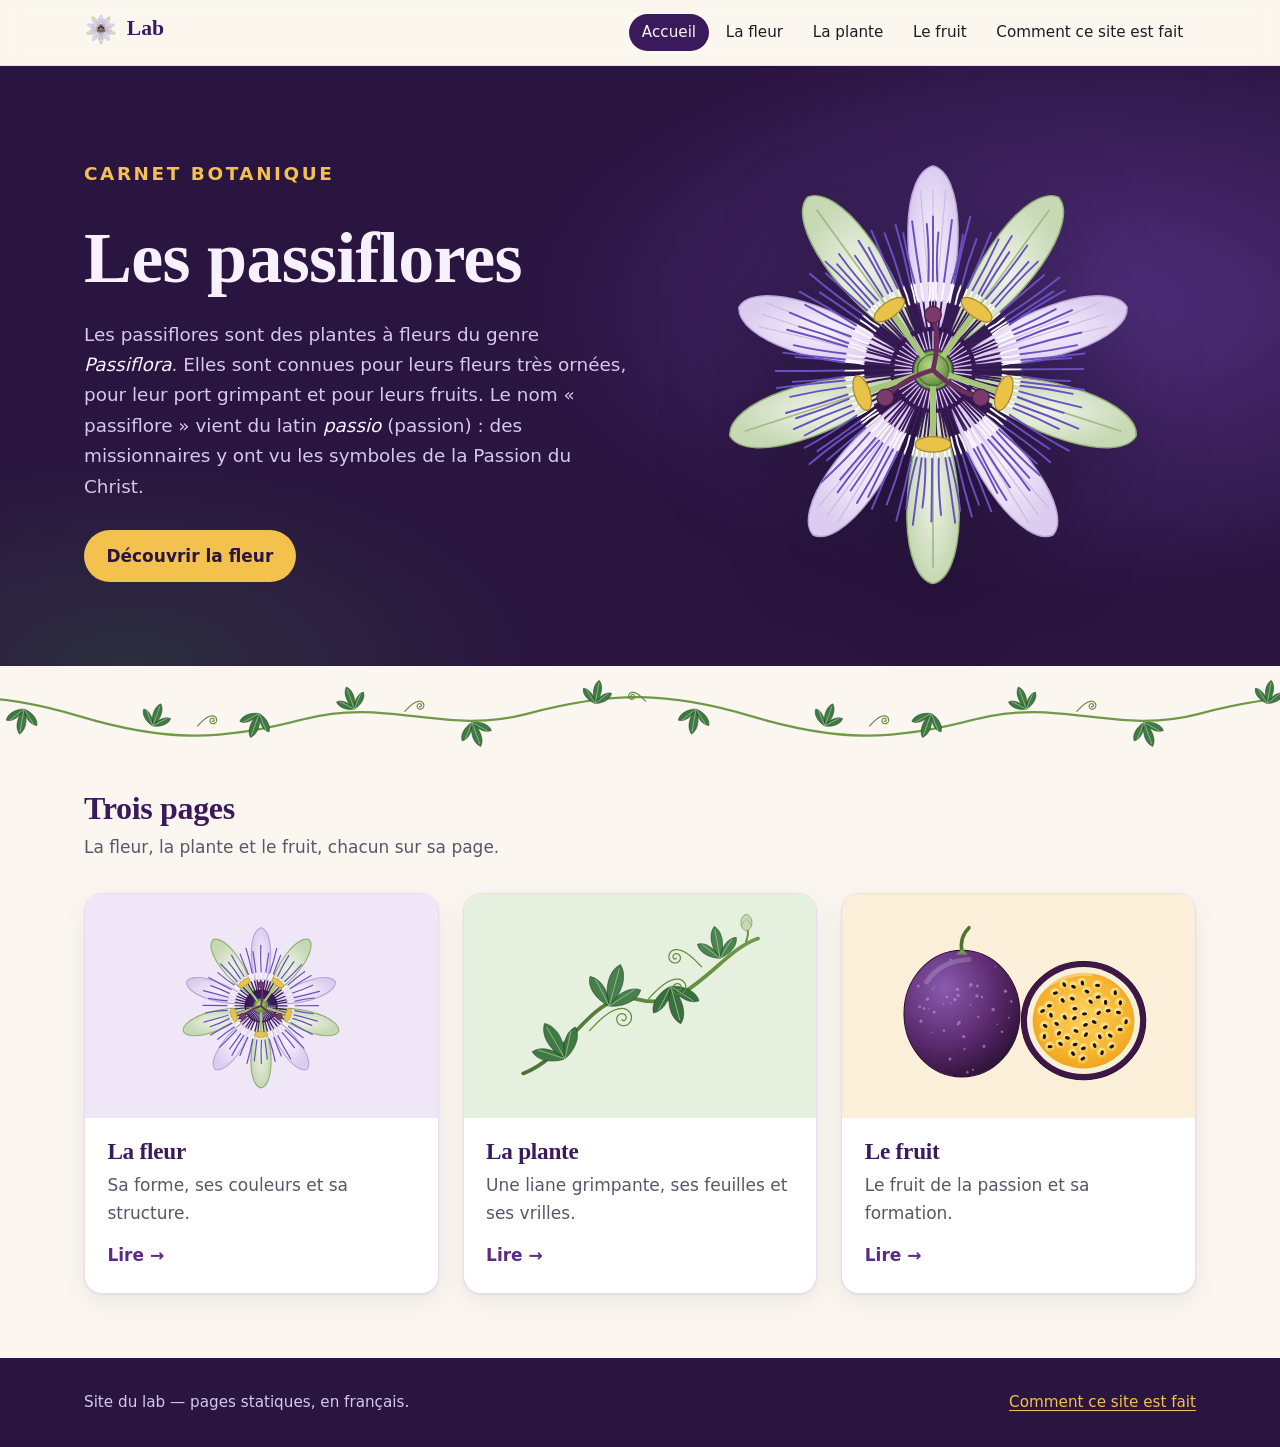
<file: site/index.html>
<!doctype html>
<html lang="fr">
<head>
<meta charset="utf-8">
<meta name="viewport" content="width=device-width, initial-scale=1">
<meta name="color-scheme" content="light dark">
<title>Lab — Les passiflores</title>
<link rel="stylesheet" href="style.css">
</head>
<body>
<header class="site-header">
  <div class="barre">
    <p class="site-name"><a href="index.html"><img src="img/fleur-vignette.svg" alt="" width="34" height="34">Lab</a></p>
    <nav aria-label="Menu principal">
      <ul class="menu">
        <li><a href="index.html" aria-current="page">Accueil</a></li>
        <li><a href="fleur.html">La fleur</a></li>
        <li><a href="plante.html">La plante</a></li>
        <li><a href="fruit.html">Le fruit</a></li>
        <li><a href="comment.html">Comment ce site est fait</a></li>
      </ul>
    </nav>
  </div>
</header>

<main>
<section class="hero">
  <div class="contenu">
    <div>
      <p class="surtitre">Carnet botanique</p>
      <h1>Les passiflores</h1>
      <p>Les passiflores sont des plantes à fleurs du genre <em>Passiflora</em>. Elles sont connues pour leurs fleurs très ornées, pour leur port grimpant et pour leurs fruits. Le nom « passiflore » vient du latin <em>passio</em> (passion) : des missionnaires y ont vu les symboles de la Passion du Christ.</p>
      <a class="bouton" href="fleur.html">Découvrir la fleur</a>
    </div>
    <div class="illustration">
      <img src="img/fleur.svg" alt="Fleur de passiflore vue de face : sépales verts et pétales blancs en étoile, couronne de filaments en bandes violet foncé, blanc et violet, étamines aux anthères jaunes et trois styles au centre." width="400" height="400">
    </div>
  </div>
</section>
<div class="frise" aria-hidden="true"></div>

<section class="section" aria-labelledby="titre-pages">
  <h2 id="titre-pages">Trois pages</h2>
  <p class="intro">La fleur, la plante et le fruit, chacun sur sa page.</p>
  <ul class="cartes">
    <li><a class="carte fleur" href="fleur.html"><div class="visuel"><img src="img/fleur-vignette.svg" alt="" width="200" height="200"></div><div class="texte"><h3>La fleur</h3><p>Sa forme, ses couleurs et sa structure.</p><span class="suite">Lire →</span></div></a></li>
    <li><a class="carte plante" href="plante.html"><div class="visuel"><img src="img/plante.svg" alt="" width="400" height="300"></div><div class="texte"><h3>La plante</h3><p>Une liane grimpante, ses feuilles et ses vrilles.</p><span class="suite">Lire →</span></div></a></li>
    <li><a class="carte fruit" href="fruit.html"><div class="visuel"><img src="img/fruit.svg" alt="" width="400" height="260"></div><div class="texte"><h3>Le fruit</h3><p>Le fruit de la passion et sa formation.</p><span class="suite">Lire →</span></div></a></li>
  </ul>
</section>
</main>

<footer class="site-footer">
  <div class="contenu">
    <p>Site du lab — pages statiques, en français.</p>
    <p><a href="comment.html">Comment ce site est fait</a></p>
  </div>
</footer>
</body>
</html>
</file>
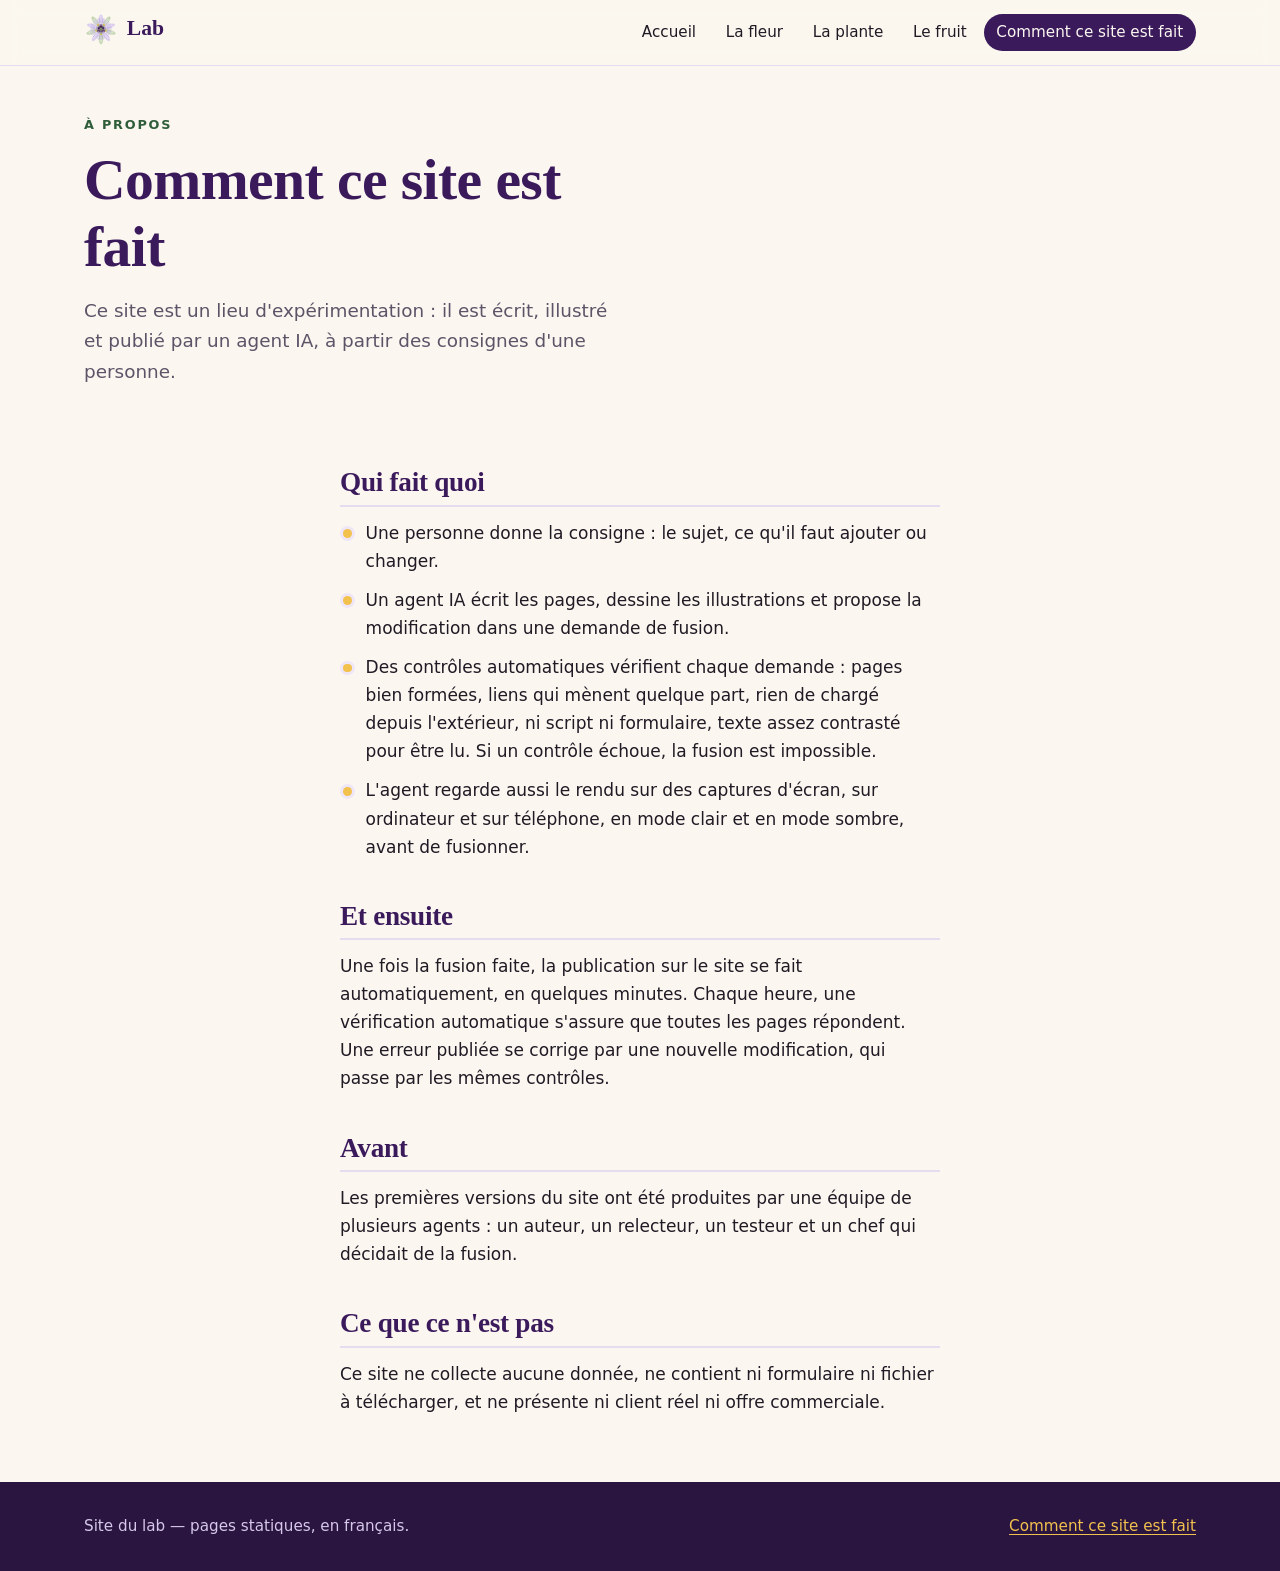
<file: site/comment.html>
<!doctype html>
<html lang="fr">
<head>
<meta charset="utf-8">
<meta name="viewport" content="width=device-width, initial-scale=1">
<meta name="color-scheme" content="light dark">
<title>Comment ce site est fait — Lab</title>
<link rel="stylesheet" href="style.css">
</head>
<body>
<header class="site-header">
  <div class="barre">
    <p class="site-name"><a href="index.html"><img src="img/fleur-vignette.svg" alt="" width="34" height="34">Lab</a></p>
    <nav aria-label="Menu principal">
      <ul class="menu">
        <li><a href="index.html">Accueil</a></li>
        <li><a href="fleur.html">La fleur</a></li>
        <li><a href="plante.html">La plante</a></li>
        <li><a href="fruit.html">Le fruit</a></li>
        <li><a href="comment.html" aria-current="page">Comment ce site est fait</a></li>
      </ul>
    </nav>
  </div>
</header>

<main>
<div class="entete-page">
  <div>
    <p class="surtitre">À propos</p>
    <h1>Comment ce site est fait</h1>
    <p class="chapo">Ce site est un lieu d'expérimentation : il est écrit, illustré et publié par un agent IA, à partir des consignes d'une personne.</p>
  </div>
</div>

<article class="article">
  <h2>Qui fait quoi</h2>
  <ul>
    <li>Une personne donne la consigne : le sujet, ce qu'il faut ajouter ou changer.</li>
    <li>Un agent IA écrit les pages, dessine les illustrations et propose la modification dans une demande de fusion.</li>
    <li>Des contrôles automatiques vérifient chaque demande : pages bien formées, liens qui mènent quelque part, rien de chargé depuis l'extérieur, ni script ni formulaire, texte assez contrasté pour être lu. Si un contrôle échoue, la fusion est impossible.</li>
    <li>L'agent regarde aussi le rendu sur des captures d'écran, sur ordinateur et sur téléphone, en mode clair et en mode sombre, avant de fusionner.</li>
  </ul>

  <h2>Et ensuite</h2>
  <p>Une fois la fusion faite, la publication sur le site se fait automatiquement, en quelques minutes. Chaque heure, une vérification automatique s'assure que toutes les pages répondent. Une erreur publiée se corrige par une nouvelle modification, qui passe par les mêmes contrôles.</p>

  <h2>Avant</h2>
  <p>Les premières versions du site ont été produites par une équipe de plusieurs agents : un auteur, un relecteur, un testeur et un chef qui décidait de la fusion.</p>

  <h2>Ce que ce n'est pas</h2>
  <p>Ce site ne collecte aucune donnée, ne contient ni formulaire ni fichier à télécharger, et ne présente ni client réel ni offre commerciale.</p>
</article>
</main>

<footer class="site-footer">
  <div class="contenu">
    <p>Site du lab — pages statiques, en français.</p>
    <p><a href="comment.html">Comment ce site est fait</a></p>
  </div>
</footer>
</body>
</html>
</file>
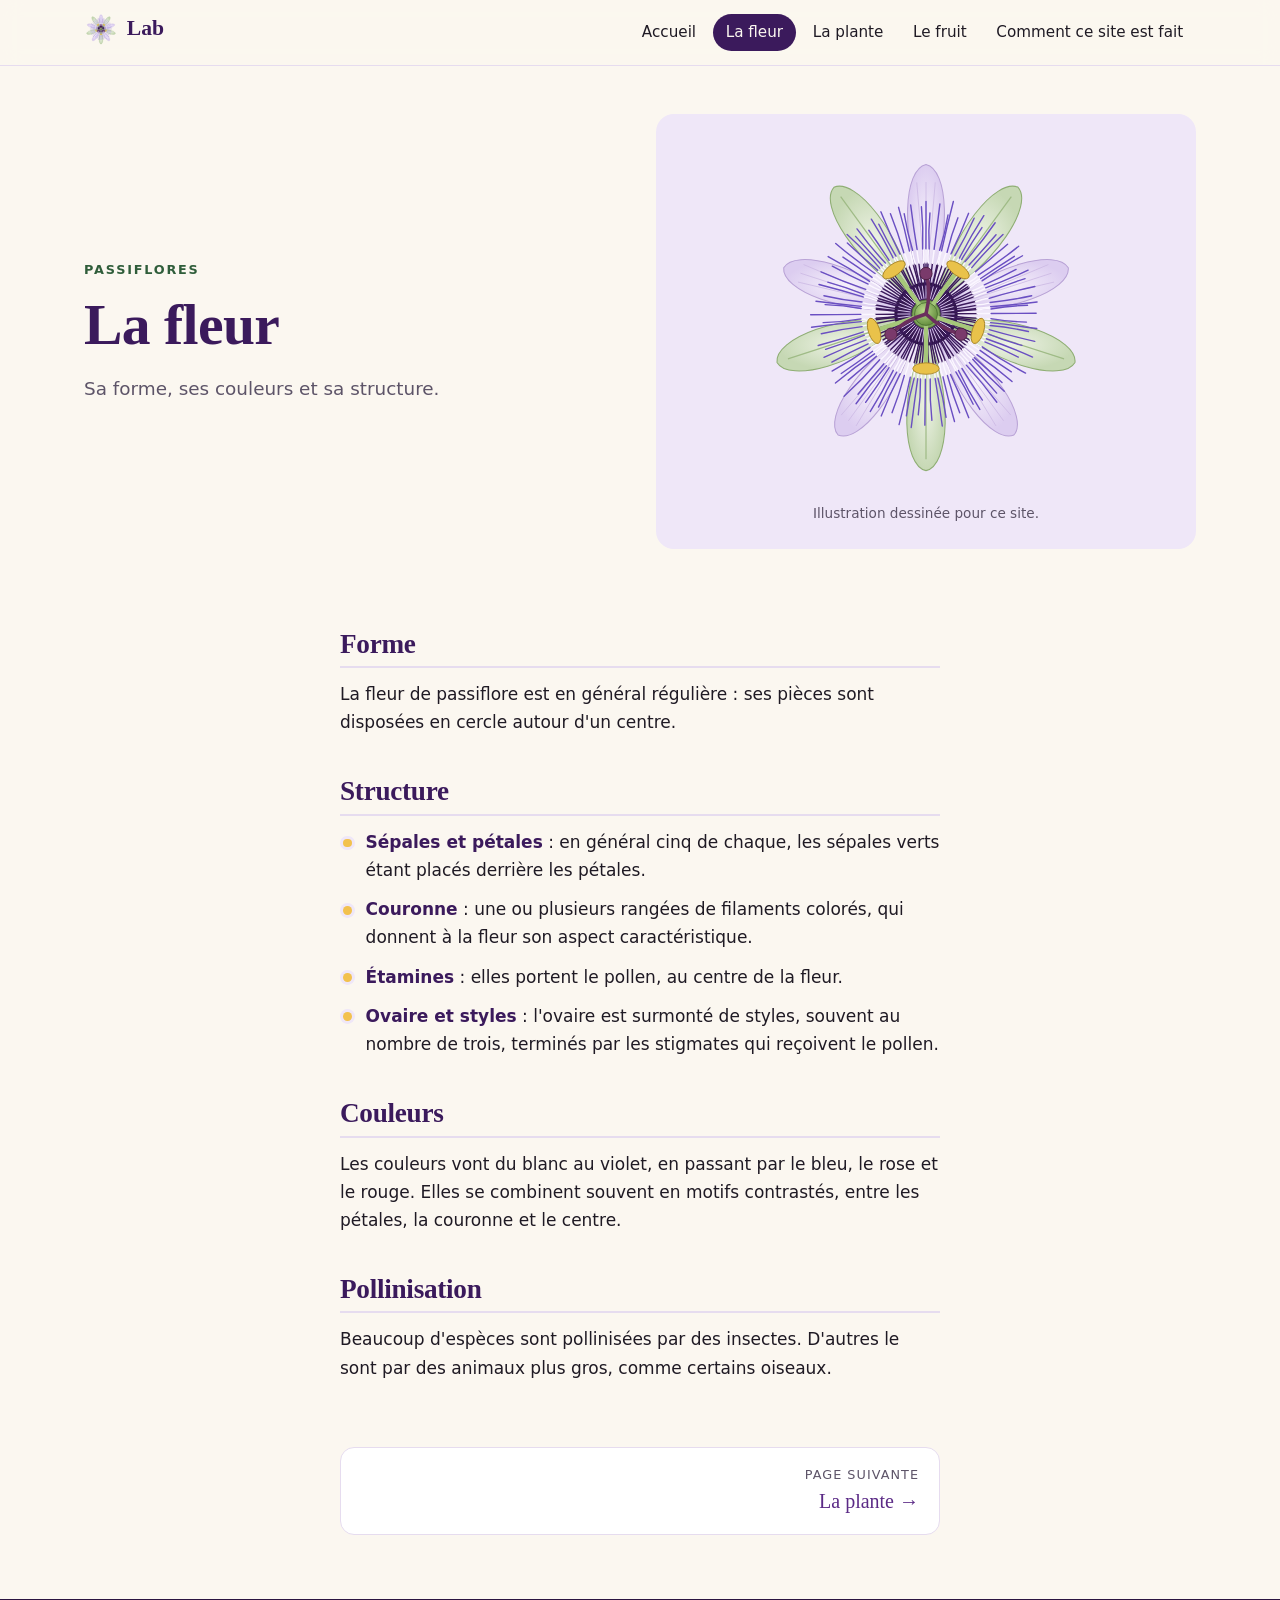
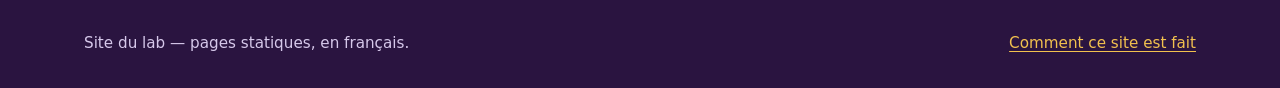
<file: site/fleur.html>
<!doctype html>
<html lang="fr">
<head>
<meta charset="utf-8">
<meta name="viewport" content="width=device-width, initial-scale=1">
<meta name="color-scheme" content="light dark">
<title>La fleur — Lab</title>
<link rel="stylesheet" href="style.css">
</head>
<body>
<header class="site-header">
  <div class="barre">
    <p class="site-name"><a href="index.html"><img src="img/fleur-vignette.svg" alt="" width="34" height="34">Lab</a></p>
    <nav aria-label="Menu principal">
      <ul class="menu">
        <li><a href="index.html">Accueil</a></li>
        <li><a href="fleur.html" aria-current="page">La fleur</a></li>
        <li><a href="plante.html">La plante</a></li>
        <li><a href="fruit.html">Le fruit</a></li>
        <li><a href="comment.html">Comment ce site est fait</a></li>
      </ul>
    </nav>
  </div>
</header>

<main>
<div class="entete-page">
  <div>
    <p class="surtitre">Passiflores</p>
    <h1>La fleur</h1>
    <p class="chapo">Sa forme, ses couleurs et sa structure.</p>
  </div>
  <figure class="planche fleur">
    <img src="img/fleur.svg" alt="Fleur de passiflore vue de face : sépales verts et pétales blancs en étoile, couronne de filaments en bandes violet foncé, blanc et violet, étamines aux anthères jaunes et trois styles au centre." width="400" height="400">
    <figcaption>Illustration dessinée pour ce site.</figcaption>
  </figure>
</div>

<article class="article">
  <h2>Forme</h2>
  <p>La fleur de passiflore est en général régulière : ses pièces sont disposées en cercle autour d'un centre.</p>

  <h2>Structure</h2>
  <ul>
    <li><strong>Sépales et pétales</strong> : en général cinq de chaque, les sépales verts étant placés derrière les pétales.</li>
    <li><strong>Couronne</strong> : une ou plusieurs rangées de filaments colorés, qui donnent à la fleur son aspect caractéristique.</li>
    <li><strong>Étamines</strong> : elles portent le pollen, au centre de la fleur.</li>
    <li><strong>Ovaire et styles</strong> : l'ovaire est surmonté de styles, souvent au nombre de trois, terminés par les stigmates qui reçoivent le pollen.</li>
  </ul>

  <h2>Couleurs</h2>
  <p>Les couleurs vont du blanc au violet, en passant par le bleu, le rose et le rouge. Elles se combinent souvent en motifs contrastés, entre les pétales, la couronne et le centre.</p>

  <h2>Pollinisation</h2>
  <p>Beaucoup d'espèces sont pollinisées par des insectes. D'autres le sont par des animaux plus gros, comme certains oiseaux.</p>
</article>

<nav class="suivantes" aria-label="Pages voisines">
  <a class="apres" href="plante.html"><span class="sens">Page suivante</span><span class="titre">La plante →</span></a>
</nav>
</main>

<footer class="site-footer">
  <div class="contenu">
    <p>Site du lab — pages statiques, en français.</p>
    <p><a href="comment.html">Comment ce site est fait</a></p>
  </div>
</footer>
</body>
</html>
</file>
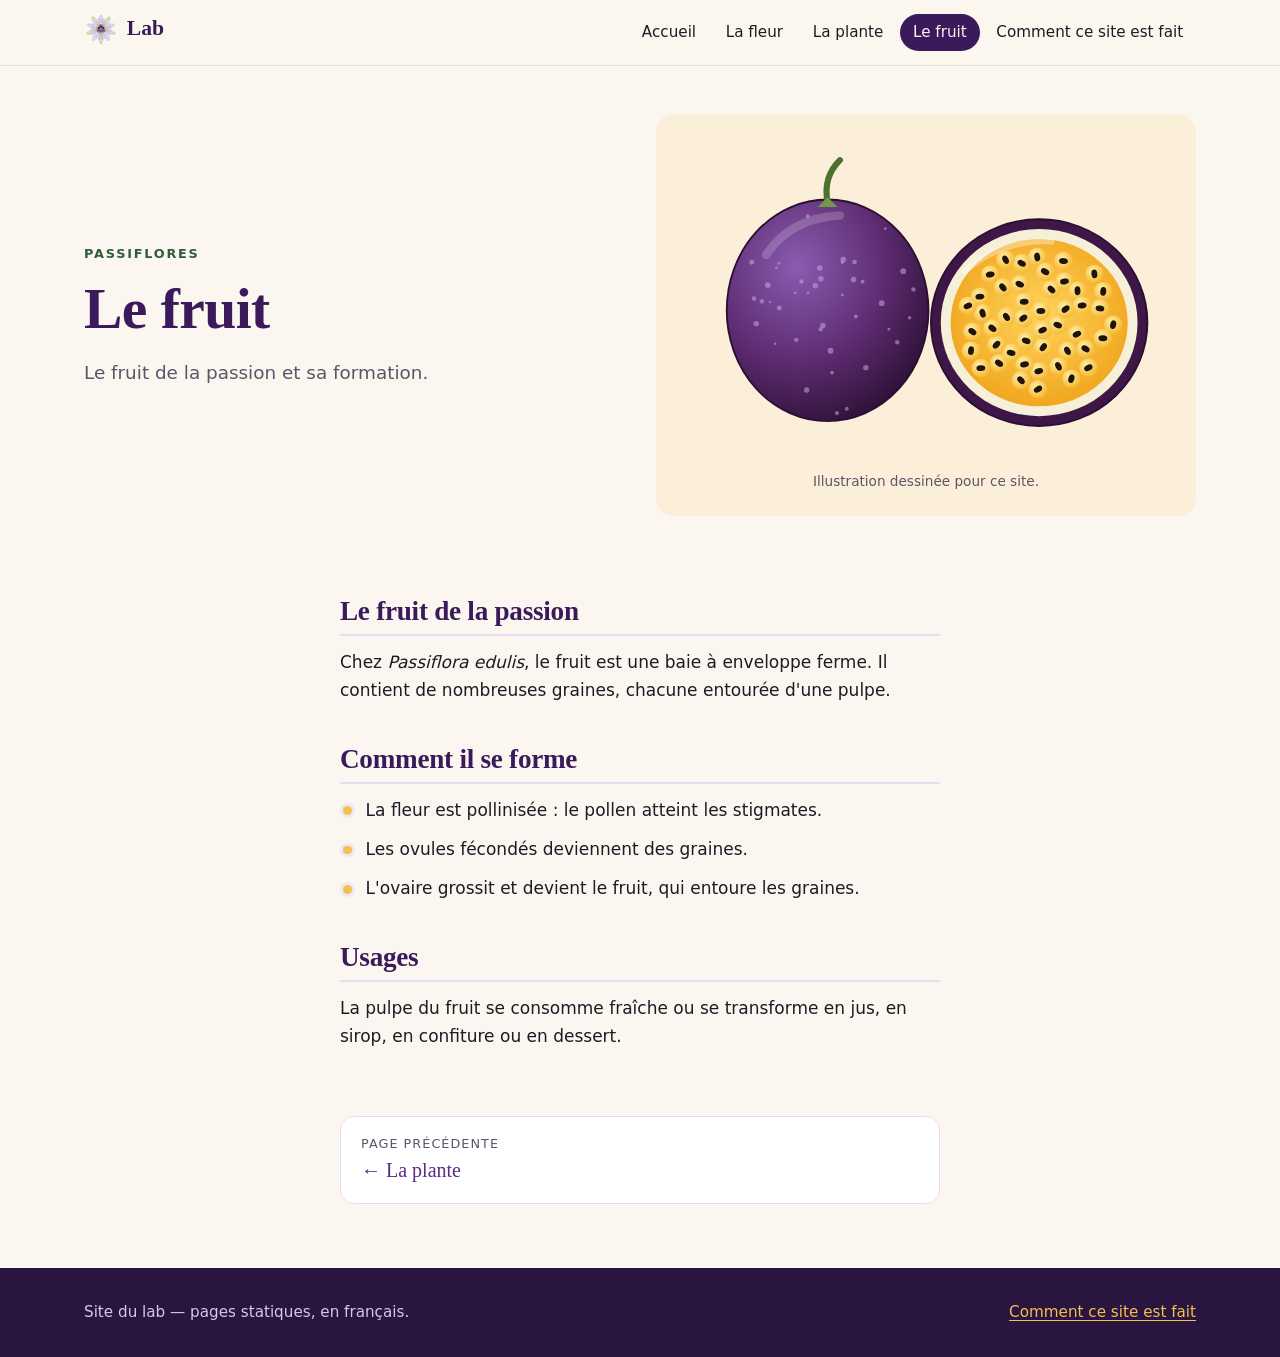
<file: site/fruit.html>
<!doctype html>
<html lang="fr">
<head>
<meta charset="utf-8">
<meta name="viewport" content="width=device-width, initial-scale=1">
<meta name="color-scheme" content="light dark">
<title>Le fruit — Lab</title>
<link rel="stylesheet" href="style.css">
</head>
<body>
<header class="site-header">
  <div class="barre">
    <p class="site-name"><a href="index.html"><img src="img/fleur-vignette.svg" alt="" width="34" height="34">Lab</a></p>
    <nav aria-label="Menu principal">
      <ul class="menu">
        <li><a href="index.html">Accueil</a></li>
        <li><a href="fleur.html">La fleur</a></li>
        <li><a href="plante.html">La plante</a></li>
        <li><a href="fruit.html" aria-current="page">Le fruit</a></li>
        <li><a href="comment.html">Comment ce site est fait</a></li>
      </ul>
    </nav>
  </div>
</header>

<main>
<div class="entete-page">
  <div>
    <p class="surtitre">Passiflores</p>
    <h1>Le fruit</h1>
    <p class="chapo">Le fruit de la passion et sa formation.</p>
  </div>
  <figure class="planche fruit">
    <img src="img/fruit.svg" alt="Fruit de la passion entier, violet, à côté d'une moitié coupée montrant les graines sombres entourées de pulpe jaune." width="400" height="260">
    <figcaption>Illustration dessinée pour ce site.</figcaption>
  </figure>
</div>

<article class="article">
  <h2>Le fruit de la passion</h2>
  <p>Chez <em>Passiflora edulis</em>, le fruit est une baie à enveloppe ferme. Il contient de nombreuses graines, chacune entourée d'une pulpe.</p>

  <h2>Comment il se forme</h2>
  <ul>
    <li>La fleur est pollinisée : le pollen atteint les stigmates.</li>
    <li>Les ovules fécondés deviennent des graines.</li>
    <li>L'ovaire grossit et devient le fruit, qui entoure les graines.</li>
  </ul>

  <h2>Usages</h2>
  <p>La pulpe du fruit se consomme fraîche ou se transforme en jus, en sirop, en confiture ou en dessert.</p>
</article>

<nav class="suivantes" aria-label="Pages voisines">
  <a href="plante.html"><span class="sens">Page précédente</span><span class="titre">← La plante</span></a>
</nav>
</main>

<footer class="site-footer">
  <div class="contenu">
    <p>Site du lab — pages statiques, en français.</p>
    <p><a href="comment.html">Comment ce site est fait</a></p>
  </div>
</footer>
</body>
</html>
</file>
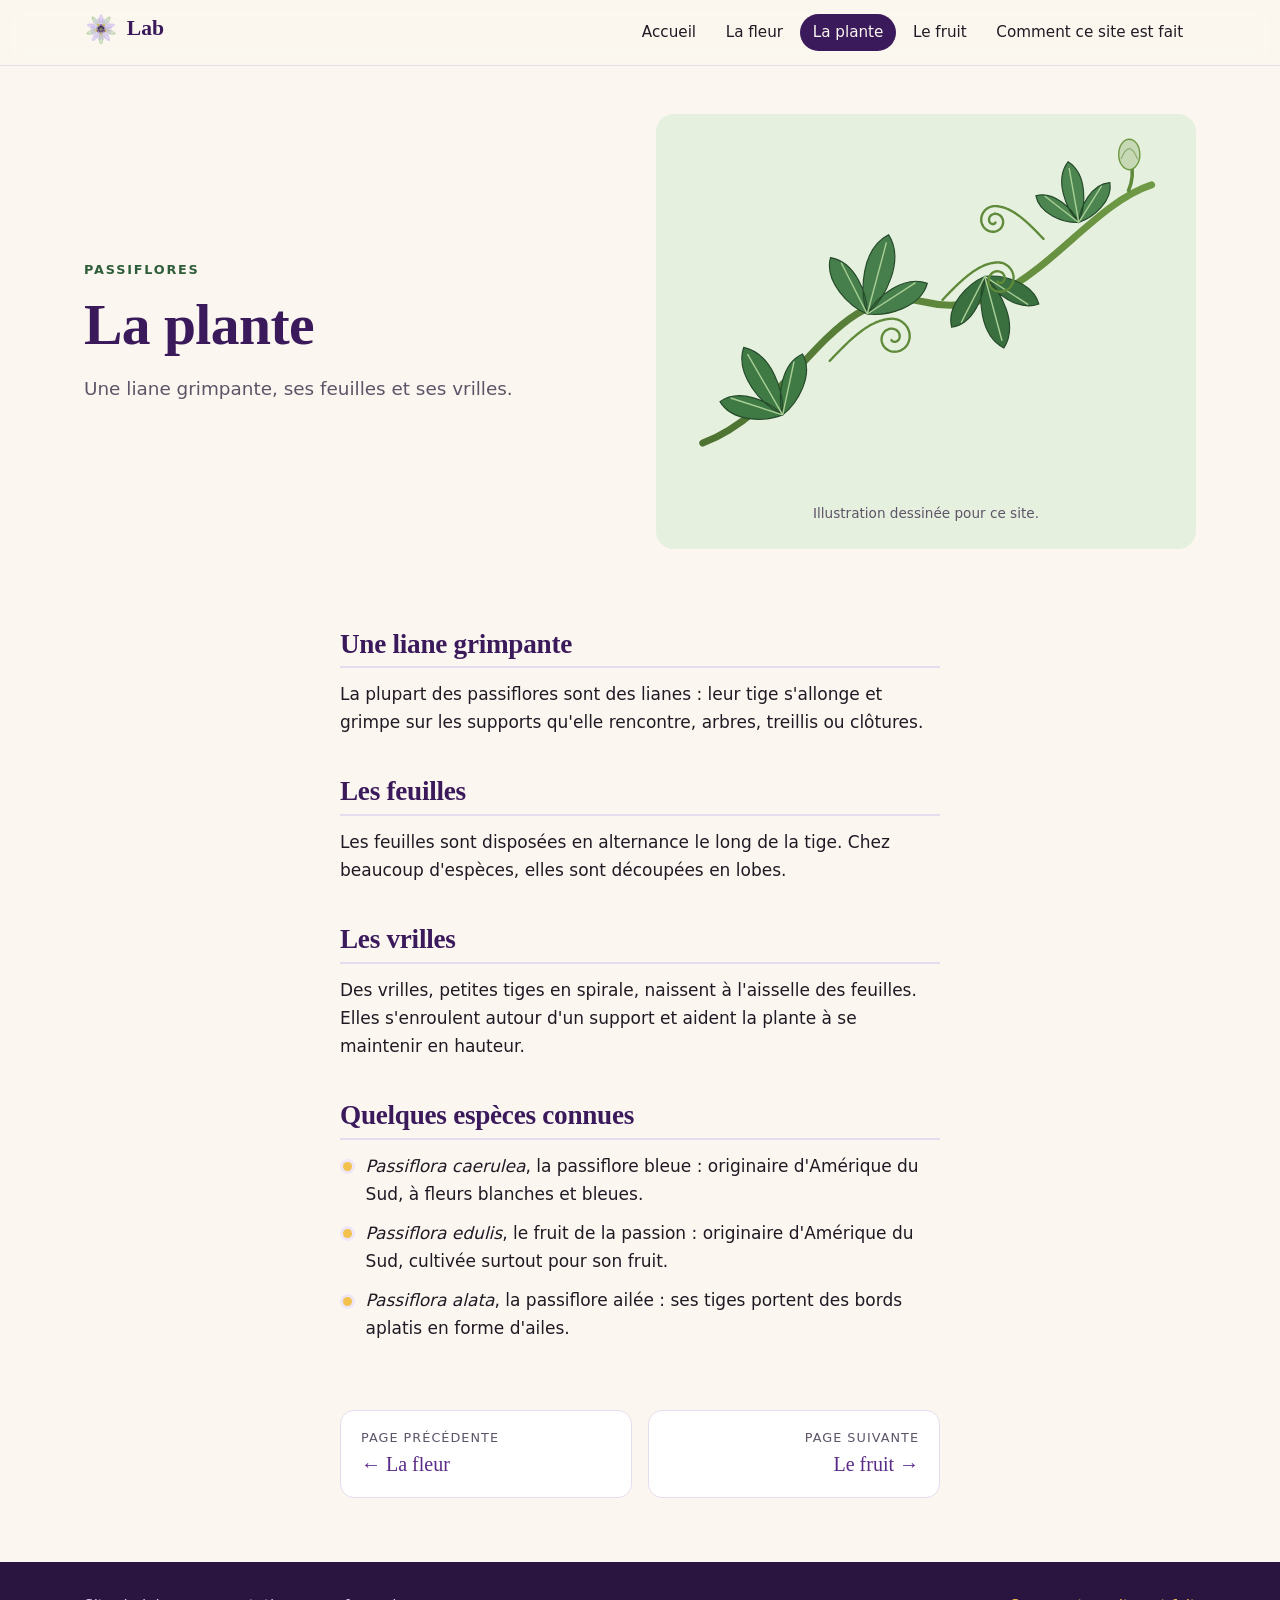
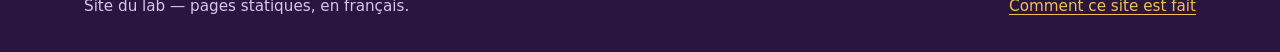
<file: site/plante.html>
<!doctype html>
<html lang="fr">
<head>
<meta charset="utf-8">
<meta name="viewport" content="width=device-width, initial-scale=1">
<meta name="color-scheme" content="light dark">
<title>La plante — Lab</title>
<link rel="stylesheet" href="style.css">
</head>
<body>
<header class="site-header">
  <div class="barre">
    <p class="site-name"><a href="index.html"><img src="img/fleur-vignette.svg" alt="" width="34" height="34">Lab</a></p>
    <nav aria-label="Menu principal">
      <ul class="menu">
        <li><a href="index.html">Accueil</a></li>
        <li><a href="fleur.html">La fleur</a></li>
        <li><a href="plante.html" aria-current="page">La plante</a></li>
        <li><a href="fruit.html">Le fruit</a></li>
        <li><a href="comment.html">Comment ce site est fait</a></li>
      </ul>
    </nav>
  </div>
</header>

<main>
<div class="entete-page">
  <div>
    <p class="surtitre">Passiflores</p>
    <h1>La plante</h1>
    <p class="chapo">Une liane grimpante, ses feuilles et ses vrilles.</p>
  </div>
  <figure class="planche plante">
    <img src="img/plante.svg" alt="Tige grimpante de passiflore avec des feuilles à trois lobes, des vrilles enroulées en spirale et un bouton floral." width="400" height="300">
    <figcaption>Illustration dessinée pour ce site.</figcaption>
  </figure>
</div>

<article class="article">
  <h2>Une liane grimpante</h2>
  <p>La plupart des passiflores sont des lianes : leur tige s'allonge et grimpe sur les supports qu'elle rencontre, arbres, treillis ou clôtures.</p>

  <h2>Les feuilles</h2>
  <p>Les feuilles sont disposées en alternance le long de la tige. Chez beaucoup d'espèces, elles sont découpées en lobes.</p>

  <h2>Les vrilles</h2>
  <p>Des vrilles, petites tiges en spirale, naissent à l'aisselle des feuilles. Elles s'enroulent autour d'un support et aident la plante à se maintenir en hauteur.</p>

  <h2>Quelques espèces connues</h2>
  <ul>
    <li><em>Passiflora caerulea</em>, la passiflore bleue : originaire d'Amérique du Sud, à fleurs blanches et bleues.</li>
    <li><em>Passiflora edulis</em>, le fruit de la passion : originaire d'Amérique du Sud, cultivée surtout pour son fruit.</li>
    <li><em>Passiflora alata</em>, la passiflore ailée : ses tiges portent des bords aplatis en forme d'ailes.</li>
  </ul>
</article>

<nav class="suivantes" aria-label="Pages voisines">
  <a href="fleur.html"><span class="sens">Page précédente</span><span class="titre">← La fleur</span></a>
  <a class="apres" href="fruit.html"><span class="sens">Page suivante</span><span class="titre">Le fruit →</span></a>
</nav>
</main>

<footer class="site-footer">
  <div class="contenu">
    <p>Site du lab — pages statiques, en français.</p>
    <p><a href="comment.html">Comment ce site est fait</a></p>
  </div>
</footer>
</body>
</html>
</file>
<file: site/style.css>
/* Feuille de style commune du site Lab. Aucune ressource externe, polices du système.
   contraste: texte/fond texte/surface discret/fond discret/surface accent/fond accent/surface accent/teinte-fleur vert/fond vert/surface hero-texte/hero-fond hero-discret/hero-fond hero-lien/hero-fond pied-texte/pied-fond hero-lien/pied-fond fond/accent-fort */

:root {
  --fond: #fbf7f0;
  --surface: #ffffff;
  --texte: #1f1a24;
  --discret: #5d5468;
  --accent: #5b2a86;
  --accent-fort: #3b1a5c;
  --vert: #2f5d3a;
  --jaune: #f2c14e;
  --bordure: #e6dcef;
  --teinte-fleur: #efe7f8;
  --teinte-plante: #e6f0df;
  --teinte-fruit: #fbefd9;
  --hero-fond: #2a1440;
  --hero-texte: #f7f1ff;
  --hero-discret: #d6c8ea;
  --hero-lien: #f2c14e;
  --pied-fond: #2a1440;
  --pied-texte: #d6c8ea;
  --ombre: 0 1px 2px rgba(42, 20, 64, 0.06), 0 8px 24px rgba(42, 20, 64, 0.08);
  --serif: ui-serif, "Iowan Old Style", "Palatino Linotype", Palatino, "Book Antiqua", Georgia, serif;
  --sans: system-ui, -apple-system, "Segoe UI", Roboto, "Noto Sans", sans-serif;
  --rayon: 18px;
  --largeur: 72rem;
  --lecture: 40rem;
}

@media (prefers-color-scheme: dark) {
  :root {
    --fond: #15111b;
    --surface: #1f1828;
    --texte: #efe9f6;
    --discret: #b9adc8;
    --accent: #cbb2f0;
    --accent-fort: #e3d4fa;
    --vert: #9fd0a3;
    --bordure: #33293f;
    --teinte-fleur: #2a2138;
    --teinte-plante: #1d2a20;
    --teinte-fruit: #2e2418;
    --hero-fond: #1d0f2e;
    --hero-texte: #f7f1ff;
    --hero-discret: #cdbfe2;
    --hero-lien: #f2c14e;
    --pied-fond: #0f0a15;
    --pied-texte: #b9adc8;
    --ombre: 0 1px 2px rgba(0, 0, 0, 0.3), 0 8px 24px rgba(0, 0, 0, 0.35);
  }
}

*,
*::before,
*::after {
  box-sizing: border-box;
}

html {
  -webkit-text-size-adjust: 100%;
}

body {
  margin: 0;
  font-family: var(--sans);
  font-size: 1.0625rem;
  line-height: 1.65;
  background: var(--fond);
  color: var(--texte);
  display: flex;
  flex-direction: column;
  min-height: 100vh;
}

img {
  max-width: 100%;
  height: auto;
  display: block;
}

a {
  color: var(--accent);
  text-underline-offset: 0.18em;
  text-decoration-thickness: 1px;
}

a:hover {
  text-decoration-thickness: 2px;
}

a:focus-visible {
  outline: 3px solid var(--jaune);
  outline-offset: 3px;
  border-radius: 4px;
}

h1,
h2,
h3 {
  font-family: var(--serif);
  font-weight: 600;
  line-height: 1.15;
  letter-spacing: -0.01em;
  color: var(--accent-fort);
}

/* En-tête */

.site-header {
  position: sticky;
  top: 0;
  z-index: 10;
  background: color-mix(in srgb, var(--fond) 88%, transparent);
  backdrop-filter: saturate(1.4) blur(10px);
  border-bottom: 1px solid var(--bordure);
}

.site-header .barre {
  max-width: var(--largeur);
  margin: 0 auto;
  padding: 0.7rem 1.25rem;
  display: flex;
  flex-wrap: wrap;
  align-items: center;
  justify-content: space-between;
  gap: 0.5rem 1.5rem;
}

.site-name {
  margin: 0;
}

.site-name a {
  display: inline-flex;
  align-items: center;
  gap: 0.55rem;
  font-family: var(--serif);
  font-size: 1.35rem;
  font-weight: 600;
  color: var(--accent-fort);
  text-decoration: none;
}

.site-name img {
  width: 34px;
  height: 34px;
}

.menu {
  list-style: none;
  margin: 0;
  padding: 0;
  display: flex;
  flex-wrap: wrap;
  gap: 0.25rem;
}

.menu a {
  display: block;
  padding: 0.35rem 0.8rem;
  border-radius: 999px;
  color: var(--texte);
  text-decoration: none;
  font-size: 0.95rem;
}

.menu a:hover {
  background: var(--teinte-fleur);
}

.menu a[aria-current="page"] {
  background: var(--accent-fort);
  color: var(--fond);
}

/* Accueil : bandeau d'ouverture */

.hero {
  background:
    radial-gradient(60rem 30rem at 85% 40%, rgba(124, 77, 196, 0.45), transparent 60%),
    radial-gradient(40rem 20rem at 10% 100%, rgba(47, 93, 58, 0.35), transparent 70%),
    var(--hero-fond);
  color: var(--hero-texte);
}

.hero .contenu {
  max-width: var(--largeur);
  margin: 0 auto;
  padding: 4rem 1.25rem 3.5rem;
  display: grid;
  grid-template-columns: 1.05fr 1fr;
  gap: 2rem;
  align-items: center;
}

.surtitre {
  margin: 0 0 0.75rem;
  font-size: 0.8rem;
  font-weight: 600;
  letter-spacing: 0.14em;
  text-transform: uppercase;
  color: var(--vert);
}

.hero .surtitre {
  color: var(--hero-lien);
}

.hero h1 {
  margin: 0 0 1.25rem;
  font-size: clamp(2.6rem, 6vw, 4.5rem);
  color: var(--hero-texte);
}

.hero p {
  margin: 0 0 1.75rem;
  max-width: 34rem;
  font-size: 1.15rem;
  color: var(--hero-discret);
}

.hero em {
  color: var(--hero-texte);
}

.hero .illustration img {
  width: min(100%, 30rem);
  margin: 0 auto;
  filter: drop-shadow(0 20px 40px rgba(0, 0, 0, 0.35));
}

.bouton {
  display: inline-block;
  padding: 0.75rem 1.4rem;
  border-radius: 999px;
  background: var(--hero-lien);
  color: #2a1440;
  font-weight: 600;
  text-decoration: none;
}

.bouton:hover {
  background: #f6d27a;
}

.frise {
  height: 84px;
  background: url("img/bandeau.svg") repeat-x center / auto 100%;
}

/* Contenu */

main {
  flex: 1;
}

.section {
  max-width: var(--largeur);
  margin: 0 auto;
  padding: 2.5rem 1.25rem 4rem;
}

.section > h2 {
  font-size: 2rem;
  margin: 0 0 0.4rem;
}

.section > .intro {
  margin: 0 0 2rem;
  color: var(--discret);
}

.cartes {
  list-style: none;
  margin: 0;
  padding: 0;
  display: grid;
  grid-template-columns: repeat(3, 1fr);
  gap: 1.5rem;
}

.carte {
  display: flex;
  flex-direction: column;
  height: 100%;
  background: var(--surface);
  border: 1px solid var(--bordure);
  border-radius: var(--rayon);
  overflow: hidden;
  color: var(--texte);
  text-decoration: none;
  box-shadow: var(--ombre);
  transition: transform 0.2s ease, box-shadow 0.2s ease;
}

.carte:hover {
  transform: translateY(-4px);
  box-shadow: 0 2px 4px rgba(42, 20, 64, 0.08), 0 16px 40px rgba(42, 20, 64, 0.14);
}

.carte .visuel {
  height: 14rem;
  display: flex;
  align-items: center;
  justify-content: center;
  padding: 1.25rem;
}

.carte .visuel img {
  height: 100%;
  width: auto;
  max-width: 100%;
  object-fit: contain;
}

.carte.fleur .visuel {
  background: var(--teinte-fleur);
}

.carte.plante .visuel {
  background: var(--teinte-plante);
}

.carte.fruit .visuel {
  background: var(--teinte-fruit);
}

.carte .texte {
  padding: 1.25rem 1.4rem 1.5rem;
}

.carte h3 {
  margin: 0 0 0.35rem;
  font-size: 1.45rem;
}

.carte p {
  margin: 0 0 0.9rem;
  color: var(--discret);
}

.carte .suite {
  font-weight: 600;
  color: var(--accent);
}

/* Pages intérieures */

.entete-page {
  max-width: var(--largeur);
  margin: 0 auto;
  padding: 3rem 1.25rem 1rem;
  display: grid;
  grid-template-columns: 1fr 1fr;
  gap: 2rem;
  align-items: center;
}

.entete-page h1 {
  margin: 0 0 1rem;
  font-size: clamp(2.4rem, 5vw, 3.6rem);
}

.entete-page .chapo {
  margin: 0;
  font-size: 1.15rem;
  color: var(--discret);
}

.planche {
  margin: 0;
  border-radius: var(--rayon);
  padding: 1.5rem;
}

.planche.fleur {
  background: var(--teinte-fleur);
}

.planche.plante {
  background: var(--teinte-plante);
}

.planche.fruit {
  background: var(--teinte-fruit);
}

.planche img {
  margin: 0 auto;
  max-height: 22rem;
  width: auto;
}

.planche figcaption {
  margin-top: 0.75rem;
  text-align: center;
  font-size: 0.85rem;
  color: var(--discret);
}

.article {
  max-width: var(--lecture);
  margin: 0 auto;
  padding: 1.5rem 1.25rem 3rem;
}

.article h2 {
  margin: 2.5rem 0 0.75rem;
  font-size: 1.7rem;
  padding-bottom: 0.4rem;
  border-bottom: 2px solid var(--bordure);
}

.article p {
  margin: 0 0 1.1rem;
}

.article ul {
  margin: 0 0 1.25rem;
  padding: 0;
  list-style: none;
}

.article li {
  position: relative;
  margin: 0 0 0.7rem;
  padding-left: 1.6rem;
}

.article li::before {
  content: "";
  position: absolute;
  left: 0.2rem;
  top: 0.62em;
  width: 0.55rem;
  height: 0.55rem;
  border-radius: 50%;
  background: var(--jaune);
  box-shadow: 0 0 0 3px var(--teinte-fleur);
}

.article strong {
  color: var(--accent-fort);
}

.suivantes {
  max-width: var(--lecture);
  margin: 0 auto;
  padding: 0 1.25rem 4rem;
  display: flex;
  flex-wrap: wrap;
  justify-content: space-between;
  gap: 1rem;
}

.suivantes a {
  flex: 1 1 14rem;
  padding: 1rem 1.25rem;
  border: 1px solid var(--bordure);
  border-radius: 14px;
  background: var(--surface);
  text-decoration: none;
  color: var(--texte);
}

.suivantes a:hover {
  border-color: var(--accent);
}

.suivantes .sens {
  display: block;
  font-size: 0.8rem;
  letter-spacing: 0.08em;
  text-transform: uppercase;
  color: var(--discret);
}

.suivantes .titre {
  font-family: var(--serif);
  font-size: 1.25rem;
  color: var(--accent);
}

.suivantes .apres {
  text-align: right;
}

/* Pied de page */

.site-footer {
  background: var(--pied-fond);
  color: var(--pied-texte);
}

.site-footer .contenu {
  max-width: var(--largeur);
  margin: 0 auto;
  padding: 2rem 1.25rem;
  display: flex;
  flex-wrap: wrap;
  justify-content: space-between;
  gap: 0.5rem 2rem;
  font-size: 0.95rem;
}

.site-footer p {
  margin: 0;
}

.site-footer a {
  color: var(--hero-lien);
}

/* Téléphone */

@media (max-width: 760px) {
  body {
    font-size: 1rem;
  }

  .hero .contenu,
  .entete-page {
    grid-template-columns: 1fr;
  }

  .hero .contenu {
    padding: 2.5rem 1.25rem 2.5rem;
    gap: 1.5rem;
  }

  .hero .illustration {
    order: -1;
  }

  .hero .illustration img {
    width: min(78%, 20rem);
  }

  .cartes {
    grid-template-columns: 1fr;
  }

  .carte .visuel {
    height: 11rem;
  }

  .entete-page {
    padding-top: 2rem;
  }

  .menu a {
    padding: 0.3rem 0.6rem;
  }
}

@media (prefers-reduced-motion: reduce) {
  .carte {
    transition: none;
  }

  .carte:hover {
    transform: none;
  }
}
</file>
